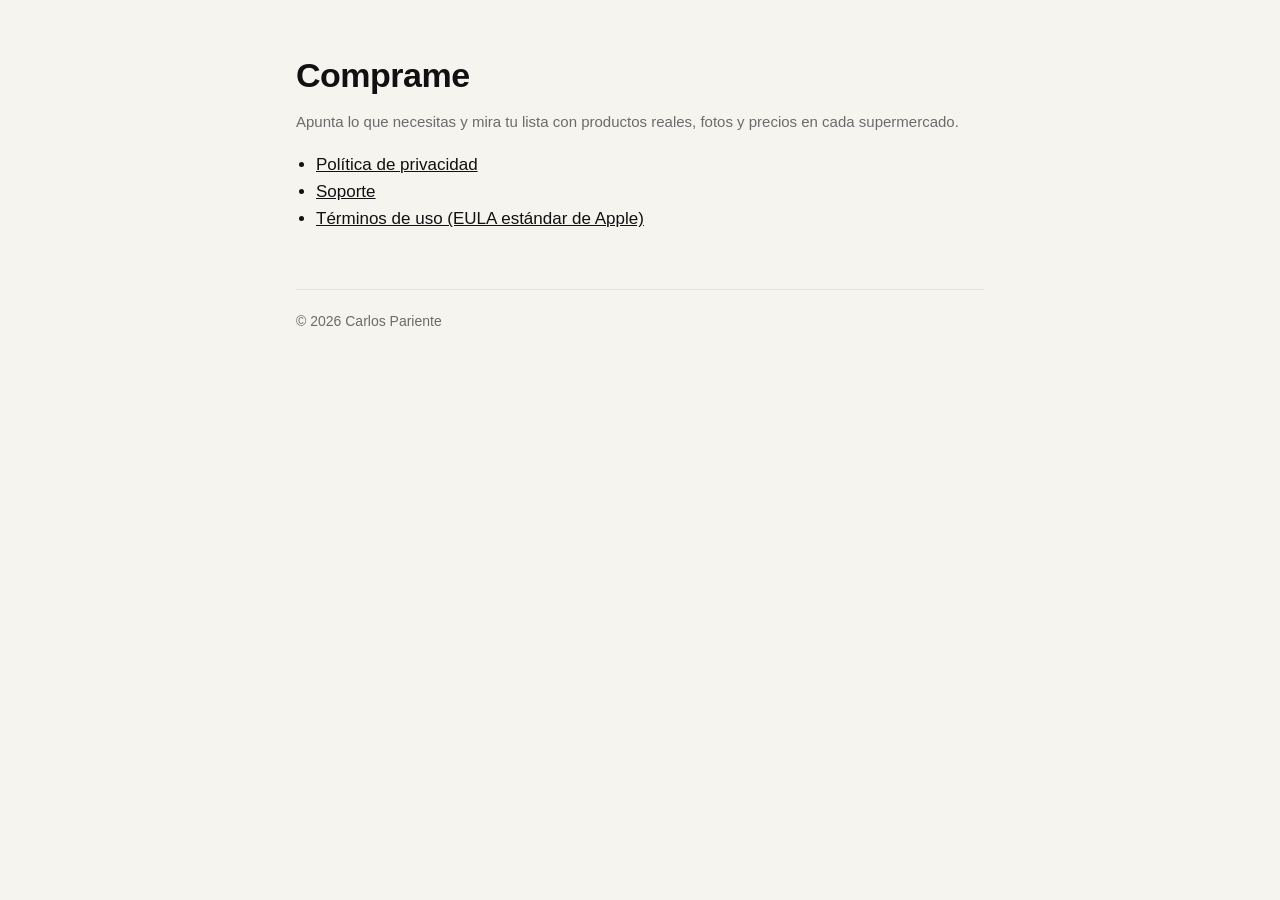
<file: index.html>
<!DOCTYPE html>
<html lang="es">
<head>
<meta charset="UTF-8">
<meta name="viewport" content="width=device-width, initial-scale=1">
<title>Comprame</title>
<link rel="stylesheet" href="style.css">
</head>
<body>
<main>
  <h1>Comprame</h1>
  <p class="muted">Apunta lo que necesitas y mira tu lista con productos reales, fotos y precios en cada supermercado.</p>
  <ul>
    <li><a href="privacy.html">Política de privacidad</a></li>
    <li><a href="support.html">Soporte</a></li>
    <li><a href="https://www.apple.com/legal/internet-services/itunes/dev/stdeula/">Términos de uso (EULA estándar de Apple)</a></li>
  </ul>
  <p class="footer">© 2026 Carlos Pariente</p>
</main>
</body>
</html>
</file>
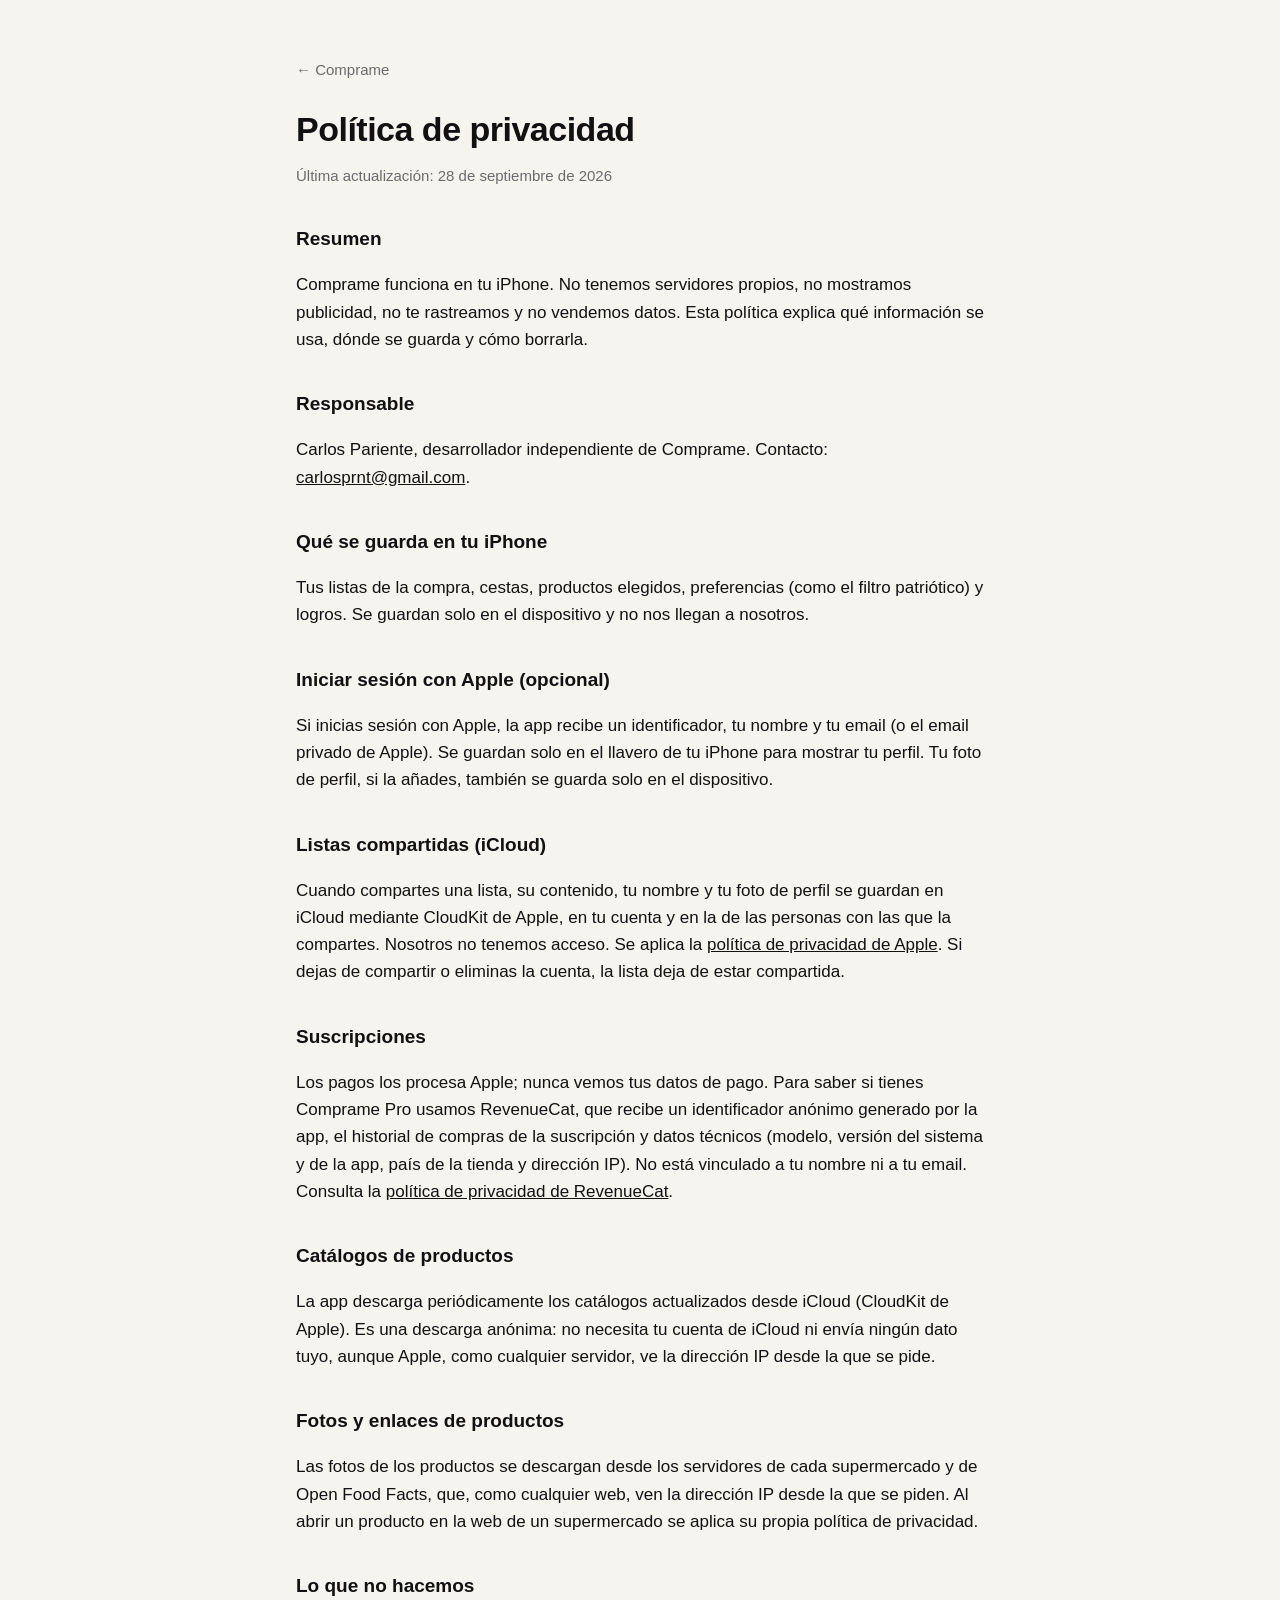
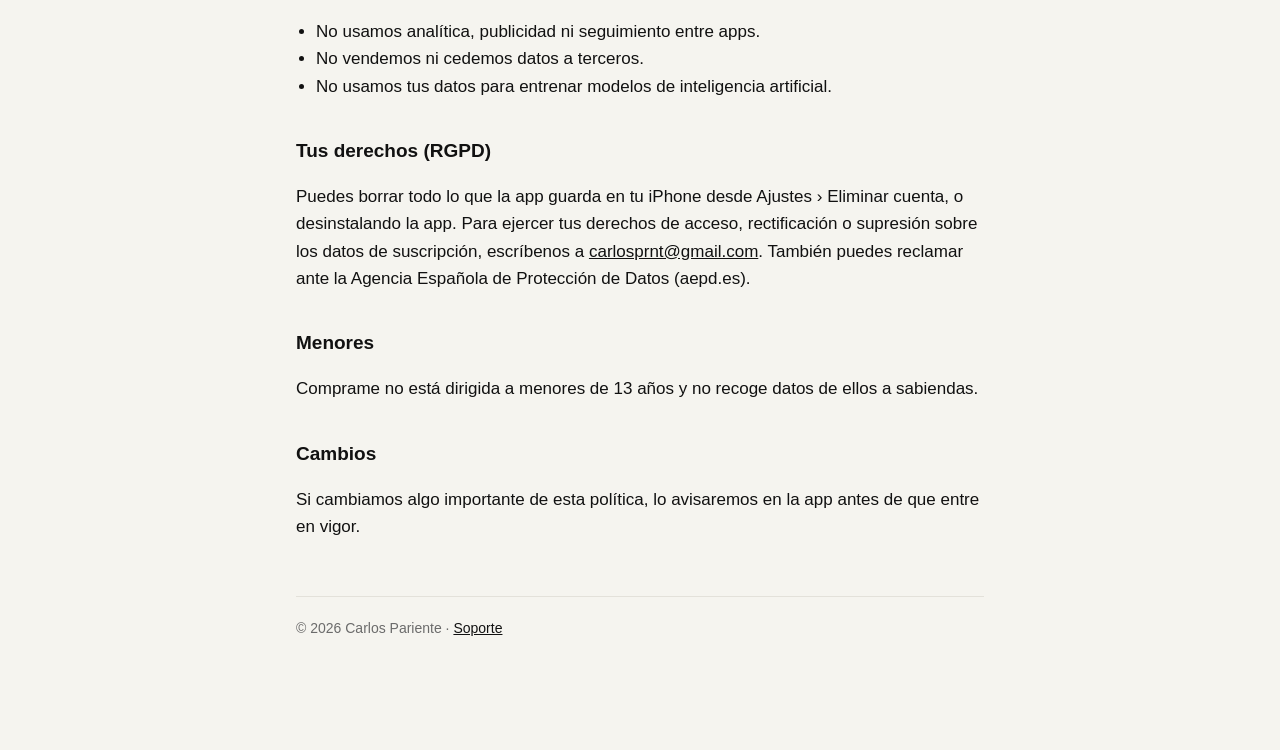
<file: privacy.html>
<!DOCTYPE html>
<html lang="es">
<head>
<meta charset="UTF-8">
<meta name="viewport" content="width=device-width, initial-scale=1">
<title>Política de privacidad · Comprame</title>
<link rel="stylesheet" href="style.css">
</head>
<body>
<main>
  <a href="index.html" class="crumb">← Comprame</a>
  <h1>Política de privacidad</h1>
  <p class="meta">Última actualización: 28 de septiembre de 2026</p>

  <h2>Resumen</h2>
  <p>Comprame funciona en tu iPhone. No tenemos servidores propios, no mostramos publicidad, no te rastreamos y no vendemos datos. Esta política explica qué información se usa, dónde se guarda y cómo borrarla.</p>

  <h2>Responsable</h2>
  <p>Carlos Pariente, desarrollador independiente de Comprame. Contacto: <a href="mailto:carlosprnt@gmail.com">carlosprnt@gmail.com</a>.</p>

  <h2>Qué se guarda en tu iPhone</h2>
  <p>Tus listas de la compra, cestas, productos elegidos, preferencias (como el filtro patriótico) y logros. Se guardan solo en el dispositivo y no nos llegan a nosotros.</p>

  <h2>Iniciar sesión con Apple (opcional)</h2>
  <p>Si inicias sesión con Apple, la app recibe un identificador, tu nombre y tu email (o el email privado de Apple). Se guardan solo en el llavero de tu iPhone para mostrar tu perfil. Tu foto de perfil, si la añades, también se guarda solo en el dispositivo.</p>

  <h2>Listas compartidas (iCloud)</h2>
  <p>Cuando compartes una lista, su contenido, tu nombre y tu foto de perfil se guardan en iCloud mediante CloudKit de Apple, en tu cuenta y en la de las personas con las que la compartes. Nosotros no tenemos acceso. Se aplica la <a href="https://www.apple.com/legal/privacy/">política de privacidad de Apple</a>. Si dejas de compartir o eliminas la cuenta, la lista deja de estar compartida.</p>

  <h2>Suscripciones</h2>
  <p>Los pagos los procesa Apple; nunca vemos tus datos de pago. Para saber si tienes Comprame Pro usamos RevenueCat, que recibe un identificador anónimo generado por la app, el historial de compras de la suscripción y datos técnicos (modelo, versión del sistema y de la app, país de la tienda y dirección IP). No está vinculado a tu nombre ni a tu email. Consulta la <a href="https://www.revenuecat.com/privacy">política de privacidad de RevenueCat</a>.</p>

  <h2>Catálogos de productos</h2>
  <p>La app descarga periódicamente los catálogos actualizados desde iCloud (CloudKit de Apple). Es una descarga anónima: no necesita tu cuenta de iCloud ni envía ningún dato tuyo, aunque Apple, como cualquier servidor, ve la dirección IP desde la que se pide.</p>

  <h2>Fotos y enlaces de productos</h2>
  <p>Las fotos de los productos se descargan desde los servidores de cada supermercado y de Open Food Facts, que, como cualquier web, ven la dirección IP desde la que se piden. Al abrir un producto en la web de un supermercado se aplica su propia política de privacidad.</p>

  <h2>Lo que no hacemos</h2>
  <ul>
    <li>No usamos analítica, publicidad ni seguimiento entre apps.</li>
    <li>No vendemos ni cedemos datos a terceros.</li>
    <li>No usamos tus datos para entrenar modelos de inteligencia artificial.</li>
  </ul>

  <h2>Tus derechos (RGPD)</h2>
  <p>Puedes borrar todo lo que la app guarda en tu iPhone desde Ajustes › Eliminar cuenta, o desinstalando la app. Para ejercer tus derechos de acceso, rectificación o supresión sobre los datos de suscripción, escríbenos a <a href="mailto:carlosprnt@gmail.com">carlosprnt@gmail.com</a>. También puedes reclamar ante la Agencia Española de Protección de Datos (aepd.es).</p>

  <h2>Menores</h2>
  <p>Comprame no está dirigida a menores de 13 años y no recoge datos de ellos a sabiendas.</p>

  <h2>Cambios</h2>
  <p>Si cambiamos algo importante de esta política, lo avisaremos en la app antes de que entre en vigor.</p>

  <p class="footer">© 2026 Carlos Pariente · <a href="support.html">Soporte</a></p>
</main>
</body>
</html>
</file>
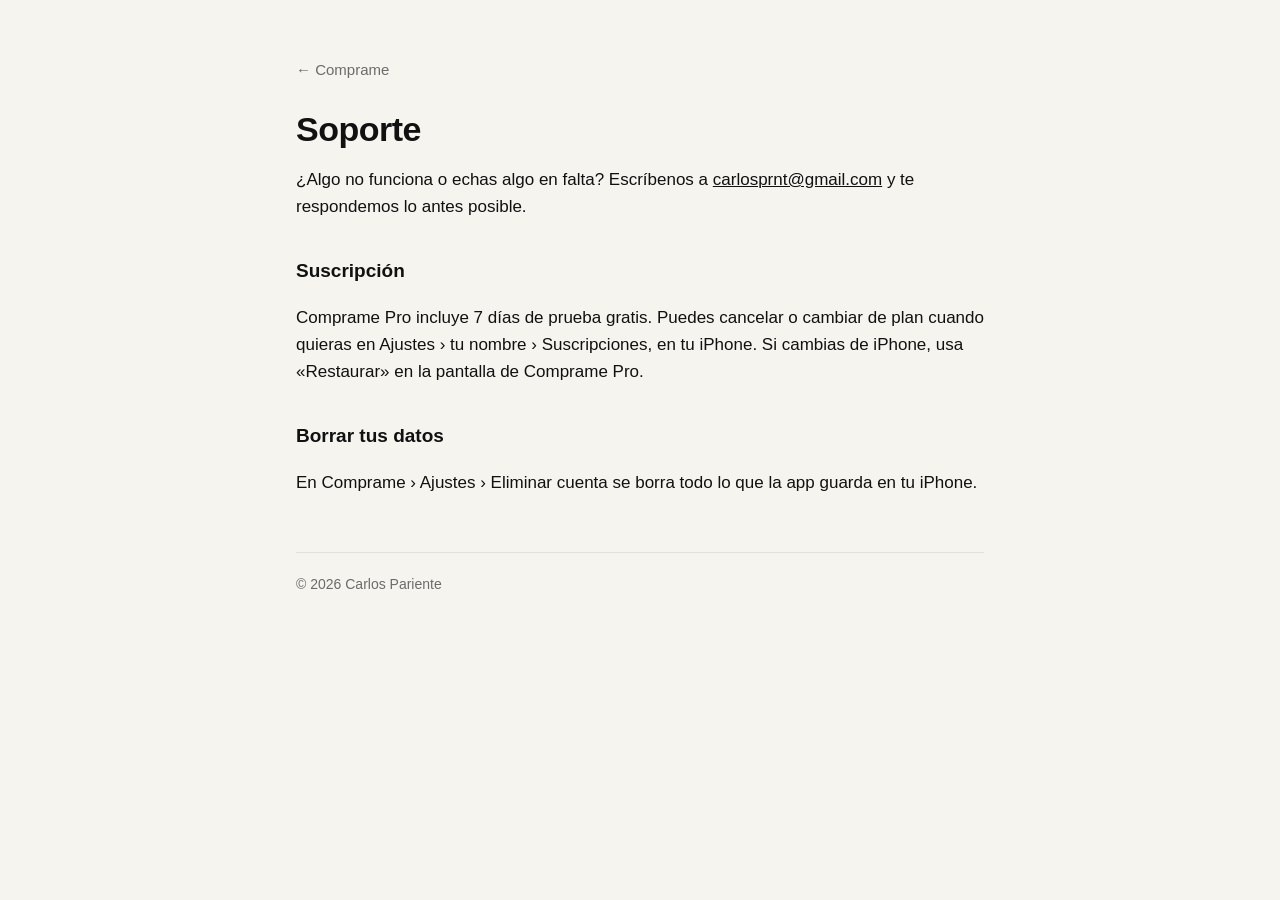
<file: support.html>
<!DOCTYPE html>
<html lang="es">
<head>
<meta charset="UTF-8">
<meta name="viewport" content="width=device-width, initial-scale=1">
<title>Soporte · Comprame</title>
<link rel="stylesheet" href="style.css">
</head>
<body>
<main>
  <a href="index.html" class="crumb">← Comprame</a>
  <h1>Soporte</h1>
  <p>¿Algo no funciona o echas algo en falta? Escríbenos a <a href="mailto:carlosprnt@gmail.com">carlosprnt@gmail.com</a> y te respondemos lo antes posible.</p>
  <h2>Suscripción</h2>
  <p>Comprame Pro incluye 7 días de prueba gratis. Puedes cancelar o cambiar de plan cuando quieras en Ajustes › tu nombre › Suscripciones, en tu iPhone. Si cambias de iPhone, usa «Restaurar» en la pantalla de Comprame Pro.</p>
  <h2>Borrar tus datos</h2>
  <p>En Comprame › Ajustes › Eliminar cuenta se borra todo lo que la app guarda en tu iPhone.</p>
  <p class="footer">© 2026 Carlos Pariente</p>
</main>
</body>
</html>
</file>
<file: style.css>
:root { color-scheme: light dark; --ink: #111; --muted: #6b6b6b; --paper: #f5f4ef; --line: #e3e1da; }
@media (prefers-color-scheme: dark) { :root { --ink: #f2f2f2; --muted: #a0a0a0; --paper: #141414; --line: #2a2a2a; } }
* { box-sizing: border-box; }
body { margin: 0; background: var(--paper); color: var(--ink); font: 17px/1.6 -apple-system, BlinkMacSystemFont, "SF Pro Text", "Helvetica Neue", Arial, sans-serif; -webkit-font-smoothing: antialiased; }
main { max-width: 720px; margin: 0 auto; padding: 56px 16px 96px; }
a { color: var(--ink); }
.crumb { display: inline-block; color: var(--muted); text-decoration: none; font-size: 15px; margin-bottom: 28px; }
h1 { font-size: 34px; line-height: 1.15; letter-spacing: -0.5px; margin: 0 0 8px; }
h2 { font-size: 19px; margin: 36px 0 10px; }
p, li { color: var(--ink); }
.meta, .muted { color: var(--muted); font-size: 15px; }
ul { padding-left: 20px; }
.footer { margin-top: 56px; padding-top: 20px; border-top: 1px solid var(--line); color: var(--muted); font-size: 14px; }
</file>
